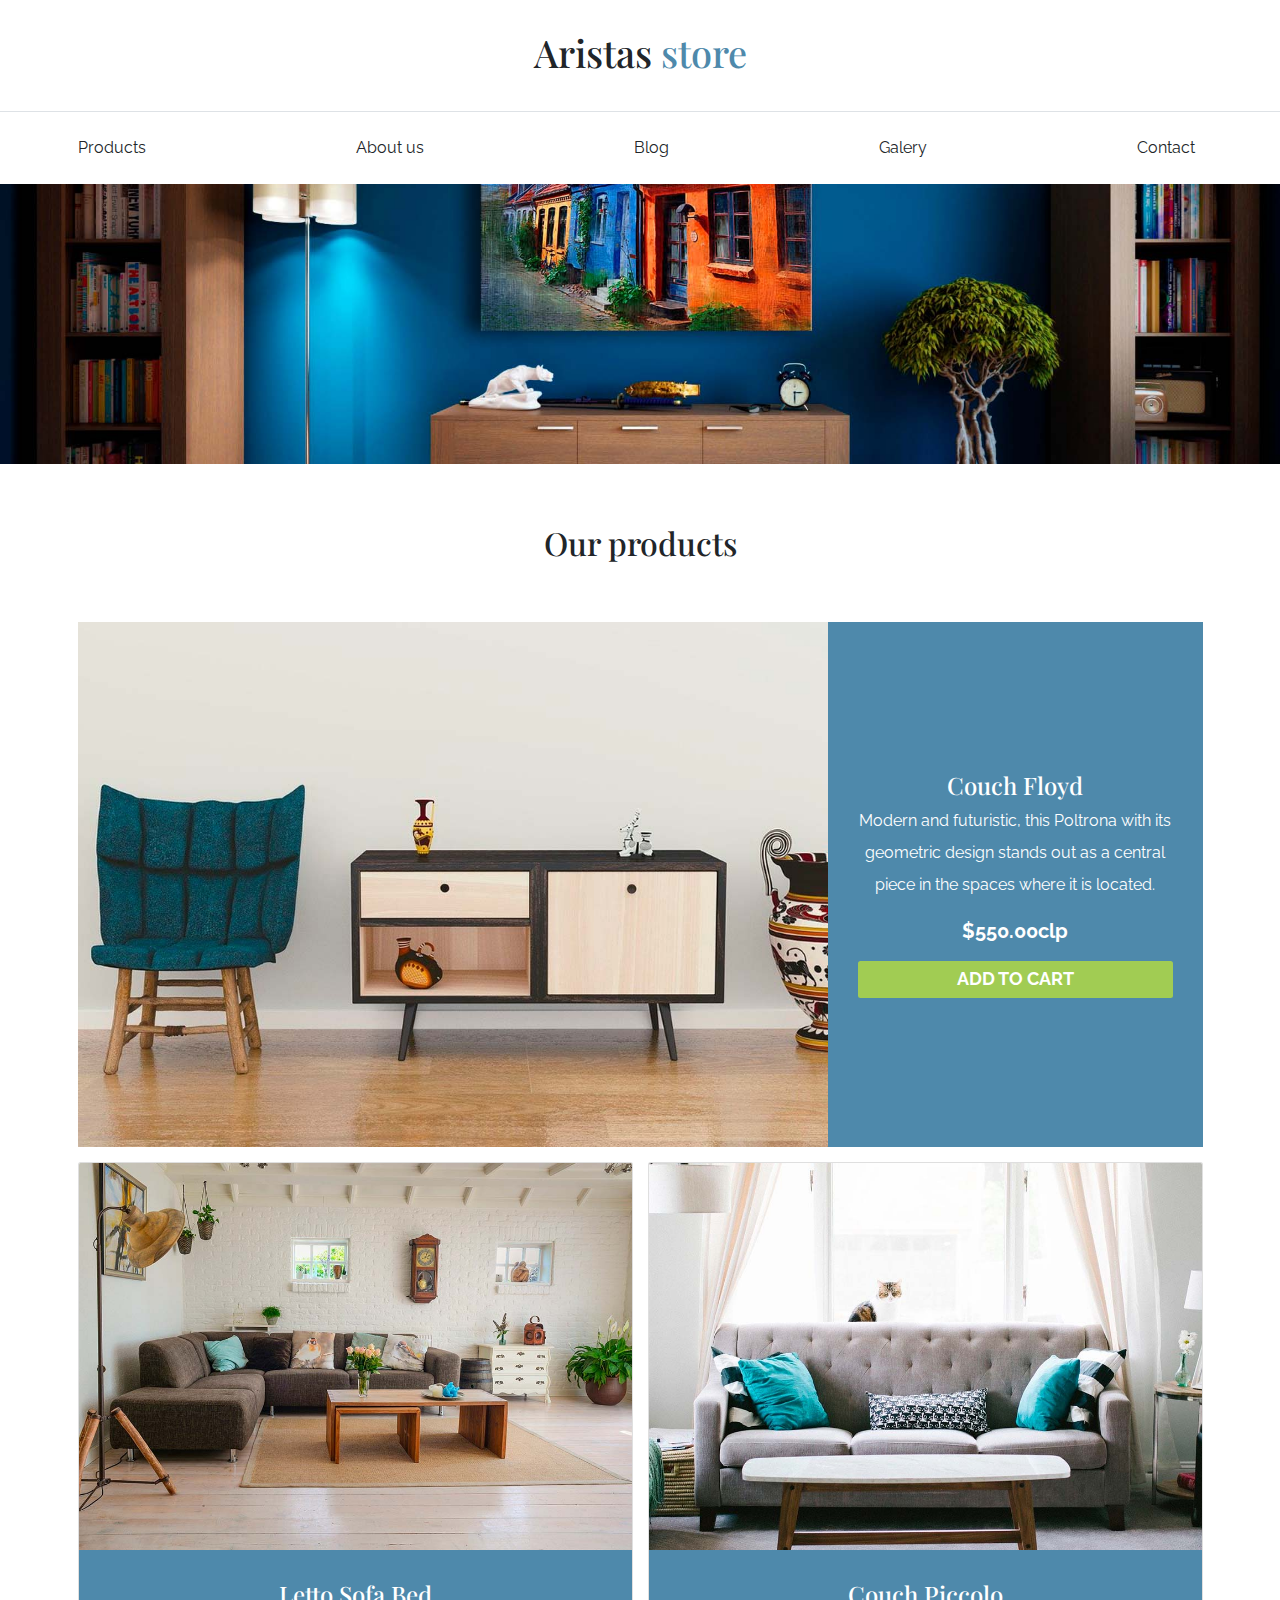
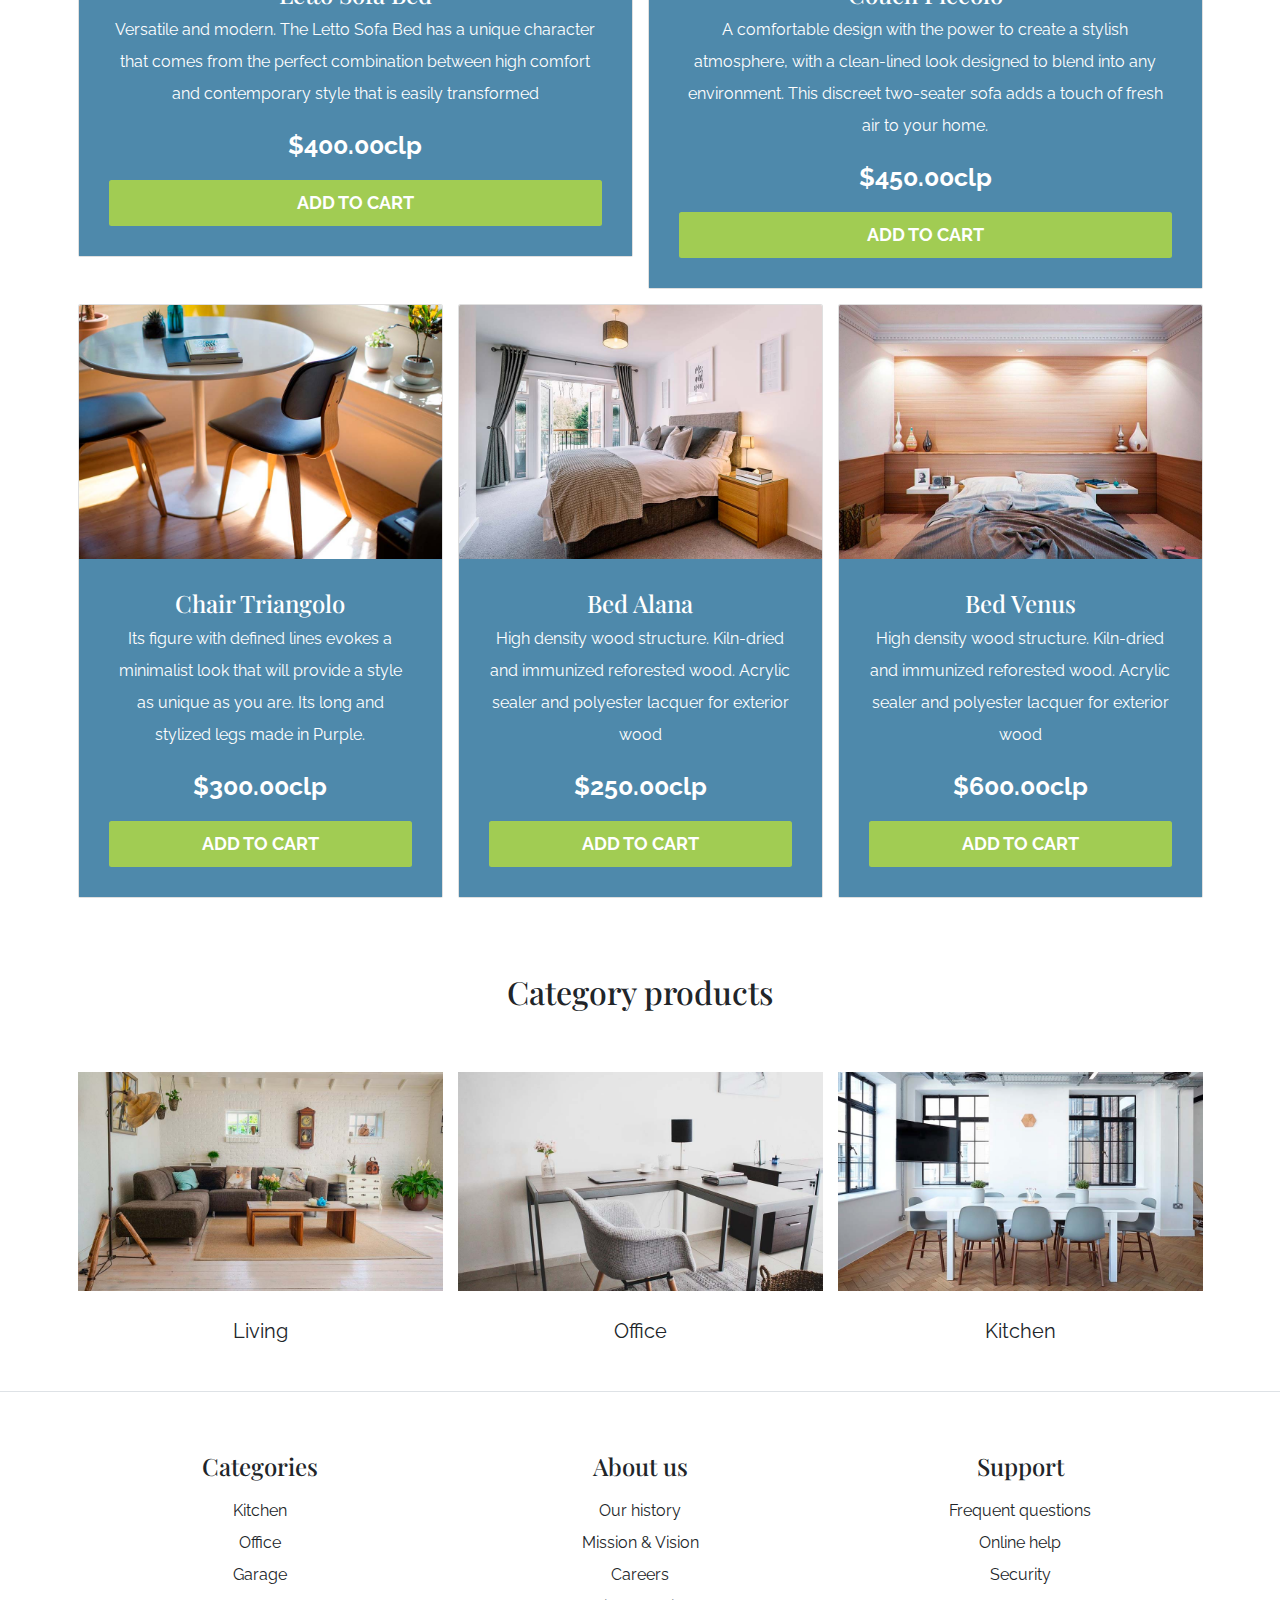
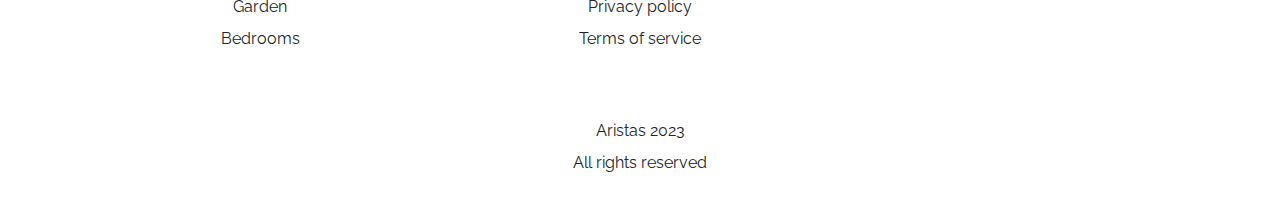
<file: index.html>
<!DOCTYPE html>
<html lang="en">
  <head>
    <meta charset="UTF-8" />
    <meta http-equiv="X-UA-Compatible" content="IE=edge" />
    <meta name="viewport" content="width=device-width, initial-scale=1.0" />
    <title>Aristas home</title>
    <link rel="preconnect" href="https://fonts.googleapis.com" />
    <link rel="preconnect" href="https://fonts.gstatic.com" crossorigin />
    <link
      href="https://fonts.googleapis.com/css2?family=Playfair+Display:wght@700&family=Raleway:wght@400;700;900&display=swap"
      rel="stylesheet"
    />
    <link rel="stylesheet" href="styles/bootstrap.min.css" />
    <link rel="stylesheet" href="styles/app.css" />
  </head>
  <body>
    <header class="py-5">
      <h1 class="text-center">
        Aristas <span class="text-primary">store</span>
      </h1>
    </header>

    <div class="border-top py-4">
      <section class="navbar navbar-expand-lg container navbar-light">
        <a
          href="index.html"
          class="navbar-brand website-name d-lg-none fs-2 fw-bold"
          >ARISTAS STORE</a
        >
        <button
          class="navbar-toggler"
          type="button"
          data-bs-toggle="collapse"
          data-bs-target="#navigation"
        >
          <span class="navbar-toggler-icon"></span>
        </button>

        <div id="navigation" class="collapse navbar-collapse">
          <nav
            class="navbar-nav container d-flex flex-md-row justify-content-md-between text-center"
          >
            <a class="text-dark text-decoration-none" href="index.html"
              >Products</a
            >
            <a class="text-dark text-decoration-none" href="about.html"
              >About us</a
            >
            <a class="text-dark text-decoration-none" href="blog.html">Blog</a>
            <a class="text-dark text-decoration-none" href="galery.html"
              >Galery</a
            >
            <a class="text-dark text-decoration-none" href="contact.html"
              >Contact</a
            >
          </nav>
        </div>
      </section>
    </div>
    <section class="hero"></section>

    <main class="container-xl py-5">
      <h2 class="text-center my-5">Our products</h2>

      <div class="row g-0 pt-5 mb-4">
        <figure class="col-md-8 product m-0">
          <img class="img-fluid" src="/img/producto1.jpg" alt="product 1" />
        </figure>
        <setion
          class="col-md-4 bg-primary text-center p-5 text-white d-flex flex-column justify-content-center"
        >
          <h3>Couch Floyd</h3>
          <p>
            Modern and futuristic, this Poltrona with its geometric design
            stands out as a central piece in the spaces where it is located.
          </p>
          <p class="fs-2 fw-bold">$550.00clp</p>
          <a
            class="btn btn-success fs-3 text-uppercase fw-bold py-2 border-0"
            href="#"
            >Add to cart</a
          >
        </setion>
      </div>

      <div class="row">
        <section class="col-md-6 mb-4">
          <div class="card">
            <img class="card-img-top" src="img/producto2.jpg" alt="product 2" />
            <article class="card-body text-center bg-primary text-white p-5">
              <h3>Letto Sofa Bed</h3>
              <p>
                Versatile and modern. The Letto Sofa Bed has a unique character
                that comes from the perfect combination between high comfort and
                contemporary style that is easily transformed
              </p>
              <p class="fs-1 fw-bold">$400.00clp</p>
              <a
                class="btn btn-success fs-3 text-uppercase fw-bold py-3 w-100 border-0"
                href="#"
                >Add to cart</a
              >
            </article>
          </div>
        </section>

        <section class="col-md-6 mb-4">
          <div class="card">
            <img class="card-img-top" src="img/producto3.jpg" alt="product 3" />
            <article class="card-body text-center bg-primary text-white p-5">
              <h3>Couch Piccolo</h3>
              <p>
                A comfortable design with the power to create a stylish
                atmosphere, with a clean-lined look designed to blend into any
                environment. This discreet two-seater sofa adds a touch of fresh
                air to your home.
              </p>
              <p class="fs-1 fw-bold">$450.00clp</p>
              <a
                class="btn btn-success fs-3 text-uppercase fw-bold py-3 w-100 border-0"
                href="#"
                >Add to cart</a
              >
            </article>
          </div>
        </section>
      </div>

      <div class="row">
        <section class="col-md-4 mb-4">
          <div class="card">
            <img class="card-img-top" src="img/producto4.jpg" alt="product 4" />
            <article class="card-body text-center bg-primary text-white p-5">
              <h3>Chair Triangolo</h3>
              <p>
                Its figure with defined lines evokes a minimalist look that will
                provide a style as unique as you are. Its long and stylized legs
                made in Purple.
              </p>
              <p class="fs-1 fw-bold">$300.00clp</p>
              <a
                class="btn btn-success fs-3 text-uppercase fw-bold py-3 w-100 border-0"
                href="#"
                >Add to cart</a
              >
            </article>
          </div>
        </section>
        <section class="col-md-4 mb-4">
          <div class="card">
            <img class="card-img-top" src="img/producto5.jpg" alt="product 5" />
            <article class="card-body text-center bg-primary text-white p-5">
              <h3>Bed Alana</h3>
              <p>
                High density wood structure. Kiln-dried and immunized reforested
                wood. Acrylic sealer and polyester lacquer for exterior wood
              </p>
              <p class="fs-1 fw-bold">$250.00clp</p>
              <a
                class="btn btn-success fs-3 text-uppercase fw-bold py-3 w-100 border-0"
                href="#"
                >Add to cart</a
              >
            </article>
          </div>
        </section>
        <section class="col-md-4 mb-4">
          <div class="card">
            <img class="card-img-top" src="img/producto6.jpg" alt="product 6" />
            <article class="card-body text-center bg-primary text-white p-5">
              <h3>Bed Venus</h3>
              <p>
                High density wood structure. Kiln-dried and immunized reforested
                wood. Acrylic sealer and polyester lacquer for exterior wood
              </p>
              <p class="fs-1 fw-bold">$600.00clp</p>
              <a
                class="btn btn-success fs-3 text-uppercase fw-bold py-3 w-100 border-0"
                href="#"
                >Add to cart</a
              >
            </article>
          </div>
        </section>
      </div>
    </main>

    <section class="container-xl">
      <h2 class="text-center py-5">Category products</h2>

      <div class="row mt-5">
        <section class="col-md-4 category">
          <figure class="overflow-hidden">
            <img class="img-fluid" src="img/categoria1.jpg" alt="category 1" />
          </figure>

          <a
            class="text-dark fs-2 text-decoration-none text-center d-block py-3"
            href="#"
            >Living</a
          >
        </section>
        <section class="col-md-4 category">
          <figure class="overflow-hidden">
            <img class="img-fluid" src="img/categoria2.jpg" alt="category 2" />
          </figure>

          <a
            class="text-dark fs-2 text-decoration-none text-center d-block py-3"
            href="#"
            >Office</a
          >
        </section>
        <section class="col-md-4 category">
          <figure class="overflow-hidden">
            <img class="img-fluid" src="img/categoria3.jpg" alt="category 3" />
          </figure>

          <a
            class="text-dark fs-2 text-decoration-none text-center d-block py-3"
            href="#"
            >Kitchen</a
          >
        </section>
      </div>
    </section>
    <footer class="pt-5 mt-5 border-top">
      <div class="container-xl mt-5">
        <div class="row">
          <article class="col-md-4 mb-4 mb-md-0 text-center">
            <h3 class="mb-4">Categories</h3>
            <nav class="d-flex flex-column">
              <a class="text-dark text-decoration-none" href="#">Kitchen</a>
              <a class="text-dark text-decoration-none" href="#">Office</a>
              <a class="text-dark text-decoration-none" href="#">Garage</a>
              <a class="text-dark text-decoration-none" href="#">Garden</a>
              <a class="text-dark text-decoration-none" href="#">Bedrooms</a>
            </nav>
          </article>
          <article class="col-md-4 text-center">
            <h3 class="mb-4">About us</h3>
            <nav class="d-flex flex-column">
              <a class="text-dark text-decoration-none" href="#">Our history</a>
              <a class="text-dark text-decoration-none" href="#"
                >Mission & Vision</a
              >
              <a class="text-dark text-decoration-none" href="#">Careers</a>
              <a class="text-dark text-decoration-none" href="#"
                >Privacy policy</a
              >
              <a class="text-dark text-decoration-none" href="#"
                >Terms of service</a
              >
            </nav>
          </article>
          <article class="col-md-4 text-center">
            <h3 class="mb-4">Support</h3>
            <nav class="d-flex flex-column">
              <a class="text-dark text-decoration-none" href="#"
                >Frequent questions</a
              >
              <a class="text-dark text-decoration-none" href="#">Online help</a>
              <a class="text-dark text-decoration-none" href="#">Security</a>
            </nav>
          </article>

          <p class="text-center mt-5 p-5">
            Aristas 2023 <br />
            All rights reserved
          </p>
        </div>
      </div>
    </footer>
    <script src="javascript/bootstrap.bundle.min.js"></script>
  </body>
</html>
</file>
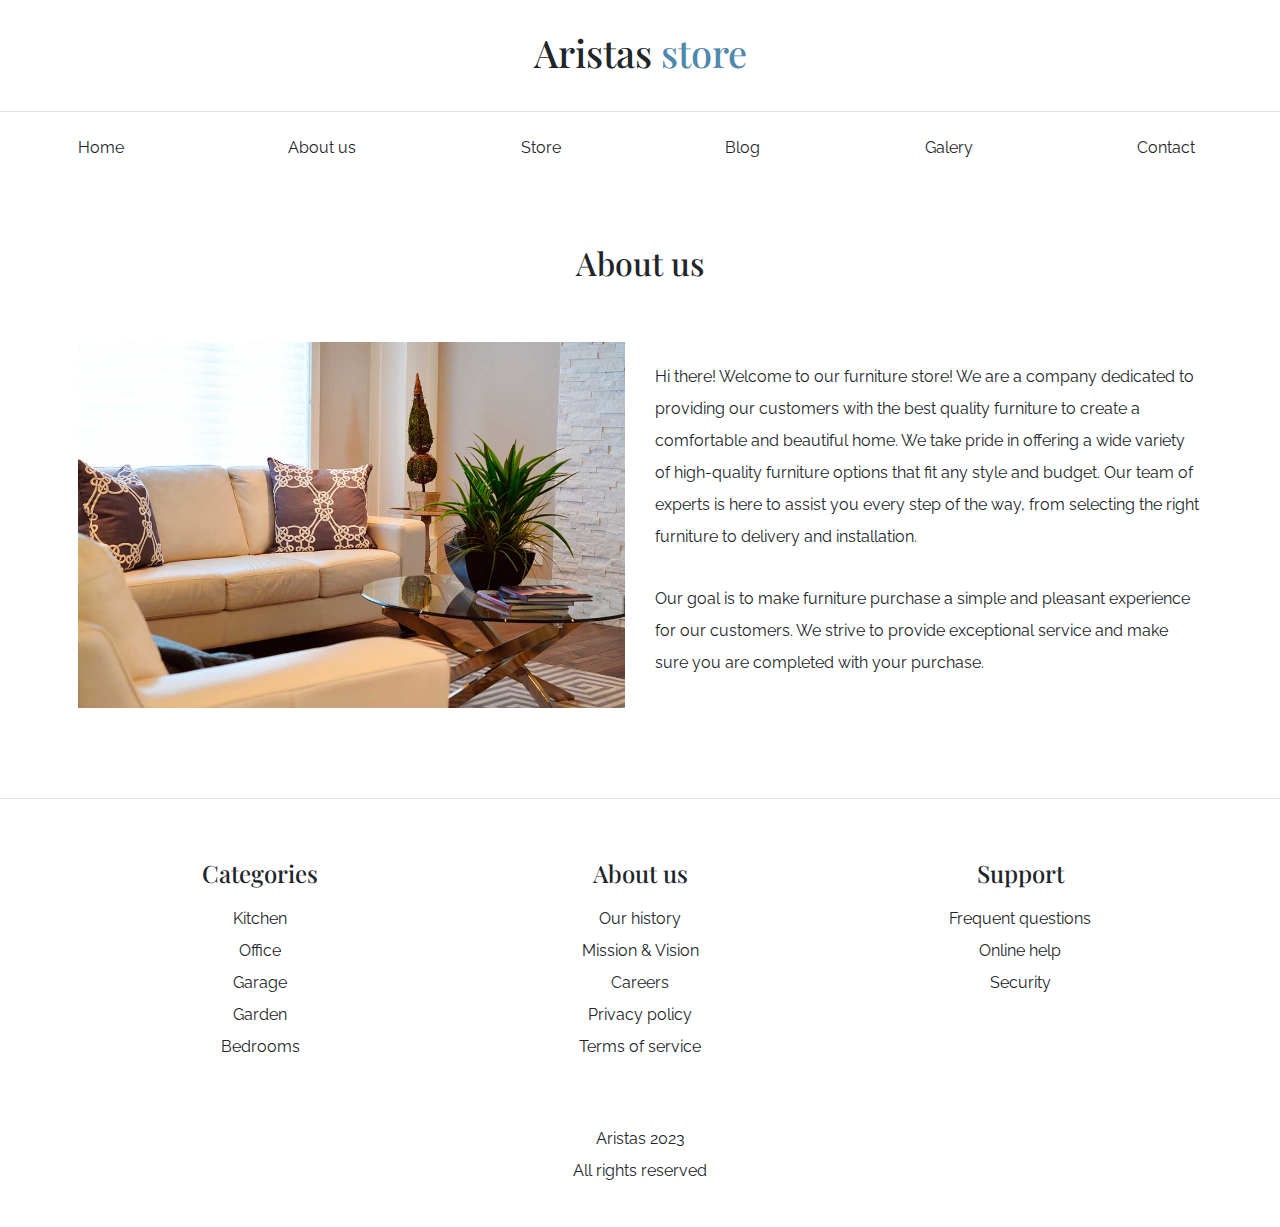
<file: about.html>
<!DOCTYPE html>
<html lang="en">
  <head>
    <meta charset="UTF-8" />
    <meta http-equiv="X-UA-Compatible" content="IE=edge" />
    <meta name="viewport" content="width=device-width, initial-scale=1.0" />
    <title>About us</title>
    <link rel="preconnect" href="https://fonts.googleapis.com" />
    <link rel="preconnect" href="https://fonts.gstatic.com" crossorigin />
    <link
      href="https://fonts.googleapis.com/css2?family=Playfair+Display:wght@700&family=Raleway:wght@400;700;900&display=swap"
      rel="stylesheet"
    />
    <link rel="stylesheet" href="styles/bootstrap.min.css" />
    <link rel="stylesheet" href="styles/app.css" />
  </head>
  <body>
    <header class="py-5">
      <h1 class="text-center">
        Aristas <span class="text-primary">store</span>
      </h1>
    </header>

    <div class="border-top py-4">
      <section class="navbar navbar-expand-lg container navbar-light">
        <a
          href="index.html"
          class="navbar-brand website-name d-lg-none fs-2 fw-bold"
          >ARISTAS STORE</a
        >
        <button
          class="navbar-toggler"
          type="button"
          data-bs-toggle="collapse"
          data-bs-target="#navigation"
        >
          <span class="navbar-toggler-icon"></span>
        </button>

        <div id="navigation" class="collapse navbar-collapse">
          <nav
            class="navbar-nav container d-flex flex-md-row justify-content-md-between text-center"
          >
            <a class="text-dark text-decoration-none" href="index.html">Home</a>
            <a class="text-dark text-decoration-none" href="about.html"
              >About us</a
            >
            <a class="text-dark text-decoration-none" href="store.html"
              >Store</a
            >
            <a class="text-dark text-decoration-none" href="blog.html">Blog</a>
            <a class="text-dark text-decoration-none" href="galery.html"
              >Galery</a
            >
            <a class="text-dark text-decoration-none" href="contact.html"
              >Contact</a
            >
          </nav>
        </div>
      </section>
    </div>

    <main class="container-xl py-5">
      <h2 class="text-center my-5">About us</h2>
      <section class="row g-5 align-items-center my-5">
        <div class="col-md-6">
          <img class="img-fluid" src="img/nosotros.jpg" alt="About us" />
        </div>
        <div class="col-md-6">
          <p class="mb-5">
            Hi there! Welcome to our furniture store! We are a company dedicated
            to providing our customers with the best quality furniture to create
            a comfortable and beautiful home. We take pride in offering a wide
            variety of high-quality furniture options that fit any style and
            budget. Our team of experts is here to assist you every step of the
            way, from selecting the right furniture to delivery and
            installation.
          </p>
          <p>
            Our goal is to make furniture purchase a simple and pleasant
            experience for our customers. We strive to provide exceptional
            service and make sure you are completed with your purchase.
          </p>
        </div>
      </section>
    </main>

    <footer class="pt-5 mt-5 border-top">
      <div class="container-xl mt-5">
        <div class="row">
          <article class="col-md-4 mb-4 mb-md-0 text-center">
            <h3 class="mb-4">Categories</h3>
            <nav class="d-flex flex-column">
              <a class="text-dark text-decoration-none" href="#">Kitchen</a>
              <a class="text-dark text-decoration-none" href="#">Office</a>
              <a class="text-dark text-decoration-none" href="#">Garage</a>
              <a class="text-dark text-decoration-none" href="#">Garden</a>
              <a class="text-dark text-decoration-none" href="#">Bedrooms</a>
            </nav>
          </article>
          <article class="col-md-4 text-center">
            <h3 class="mb-4">About us</h3>
            <nav class="d-flex flex-column">
              <a class="text-dark text-decoration-none" href="#">Our history</a>
              <a class="text-dark text-decoration-none" href="#"
                >Mission & Vision</a
              >
              <a class="text-dark text-decoration-none" href="#">Careers</a>
              <a class="text-dark text-decoration-none" href="#"
                >Privacy policy</a
              >
              <a class="text-dark text-decoration-none" href="#"
                >Terms of service</a
              >
            </nav>
          </article>
          <article class="col-md-4 text-center">
            <h3 class="mb-4">Support</h3>
            <nav class="d-flex flex-column">
              <a class="text-dark text-decoration-none" href="#"
                >Frequent questions</a
              >
              <a class="text-dark text-decoration-none" href="#">Online help</a>
              <a class="text-dark text-decoration-none" href="#">Security</a>
            </nav>
          </article>

          <p class="text-center mt-5 p-5">
            Aristas 2023 <br />
            All rights reserved
          </p>
        </div>
      </div>
    </footer>
    <script src="javascript/bootstrap.bundle.min.js"></script>
  </body>
</html>
</file>
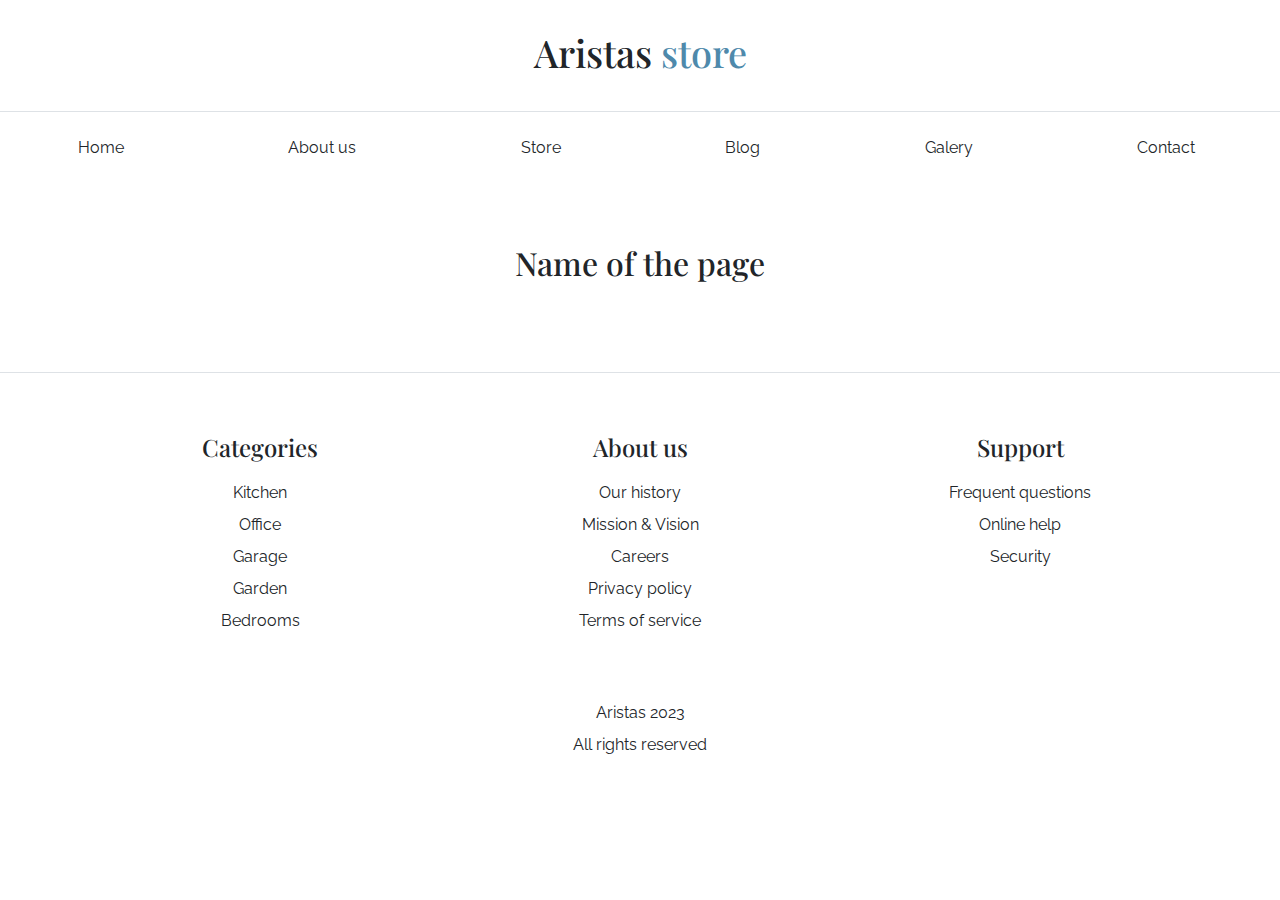
<file: base.html>
<!DOCTYPE html>
<html lang="en">
  <head>
    <meta charset="UTF-8" />
    <meta http-equiv="X-UA-Compatible" content="IE=edge" />
    <meta name="viewport" content="width=device-width, initial-scale=1.0" />
    <title>Aristas -nombre de pagina</title>
    <link rel="preconnect" href="https://fonts.googleapis.com" />
    <link rel="preconnect" href="https://fonts.gstatic.com" crossorigin />
    <link
      href="https://fonts.googleapis.com/css2?family=Playfair+Display:wght@700&family=Raleway:wght@400;700;900&display=swap"
      rel="stylesheet"
    />
    <link rel="stylesheet" href="styles/bootstrap.min.css" />
    <link rel="stylesheet" href="styles/app.css" />
  </head>
  <body>
    <header class="py-5">
      <h1 class="text-center">
        Aristas <span class="text-primary">store</span>
      </h1>
    </header>

    <div class="border-top py-4">
      <section class="navbar navbar-expand-lg container navbar-light">
        <a
          href="index.html"
          class="navbar-brand website-name d-lg-none fs-2 fw-bold"
          >ARISTAS STORE</a
        >
        <button
          class="navbar-toggler"
          type="button"
          data-bs-toggle="collapse"
          data-bs-target="#navigation"
        >
          <span class="navbar-toggler-icon"></span>
        </button>

        <div id="navigation" class="collapse navbar-collapse">
          <nav
            class="navbar-nav container d-flex flex-md-row justify-content-md-between text-center"
          >
            <a class="text-dark text-decoration-none" href="index.html">Home</a>
            <a class="text-dark text-decoration-none" href="about.html"
              >About us</a
            >
            <a class="text-dark text-decoration-none" href="store.html"
              >Store</a
            >
            <a class="text-dark text-decoration-none" href="blog.html">Blog</a>
            <a class="text-dark text-decoration-none" href="galery.html"
              >Galery</a
            >
            <a class="text-dark text-decoration-none" href="contact.html"
              >Contact</a
            >
          </nav>
        </div>
      </section>
    </div>

    <main class="container-xl py-5">
      <h2 class="text-center my-5">Name of the page</h2>
    </main>

    <footer class="pt-5 mt-5 border-top">
      <div class="container-xl mt-5">
        <div class="row">
          <article class="col-md-4 mb-4 mb-md-0 text-center">
            <h3 class="mb-4">Categories</h3>
            <nav class="d-flex flex-column">
              <a class="text-dark text-decoration-none" href="#">Kitchen</a>
              <a class="text-dark text-decoration-none" href="#">Office</a>
              <a class="text-dark text-decoration-none" href="#">Garage</a>
              <a class="text-dark text-decoration-none" href="#">Garden</a>
              <a class="text-dark text-decoration-none" href="#">Bedrooms</a>
            </nav>
          </article>
          <article class="col-md-4 text-center">
            <h3 class="mb-4">About us</h3>
            <nav class="d-flex flex-column">
              <a class="text-dark text-decoration-none" href="#">Our history</a>
              <a class="text-dark text-decoration-none" href="#"
                >Mission & Vision</a
              >
              <a class="text-dark text-decoration-none" href="#">Careers</a>
              <a class="text-dark text-decoration-none" href="#"
                >Privacy policy</a
              >
              <a class="text-dark text-decoration-none" href="#"
                >Terms of service</a
              >
            </nav>
          </article>
          <article class="col-md-4 text-center">
            <h3 class="mb-4">Support</h3>
            <nav class="d-flex flex-column">
              <a class="text-dark text-decoration-none" href="#"
                >Frequent questions</a
              >
              <a class="text-dark text-decoration-none" href="#">Online help</a>
              <a class="text-dark text-decoration-none" href="#">Security</a>
            </nav>
          </article>

          <p class="text-center mt-5 p-5">
            Aristas 2023 <br />
            All rights reserved
          </p>
        </div>
      </div>
    </footer>
    <script src="javascript/bootstrap.bundle.min.js"></script>
  </body>
</html>
</file>
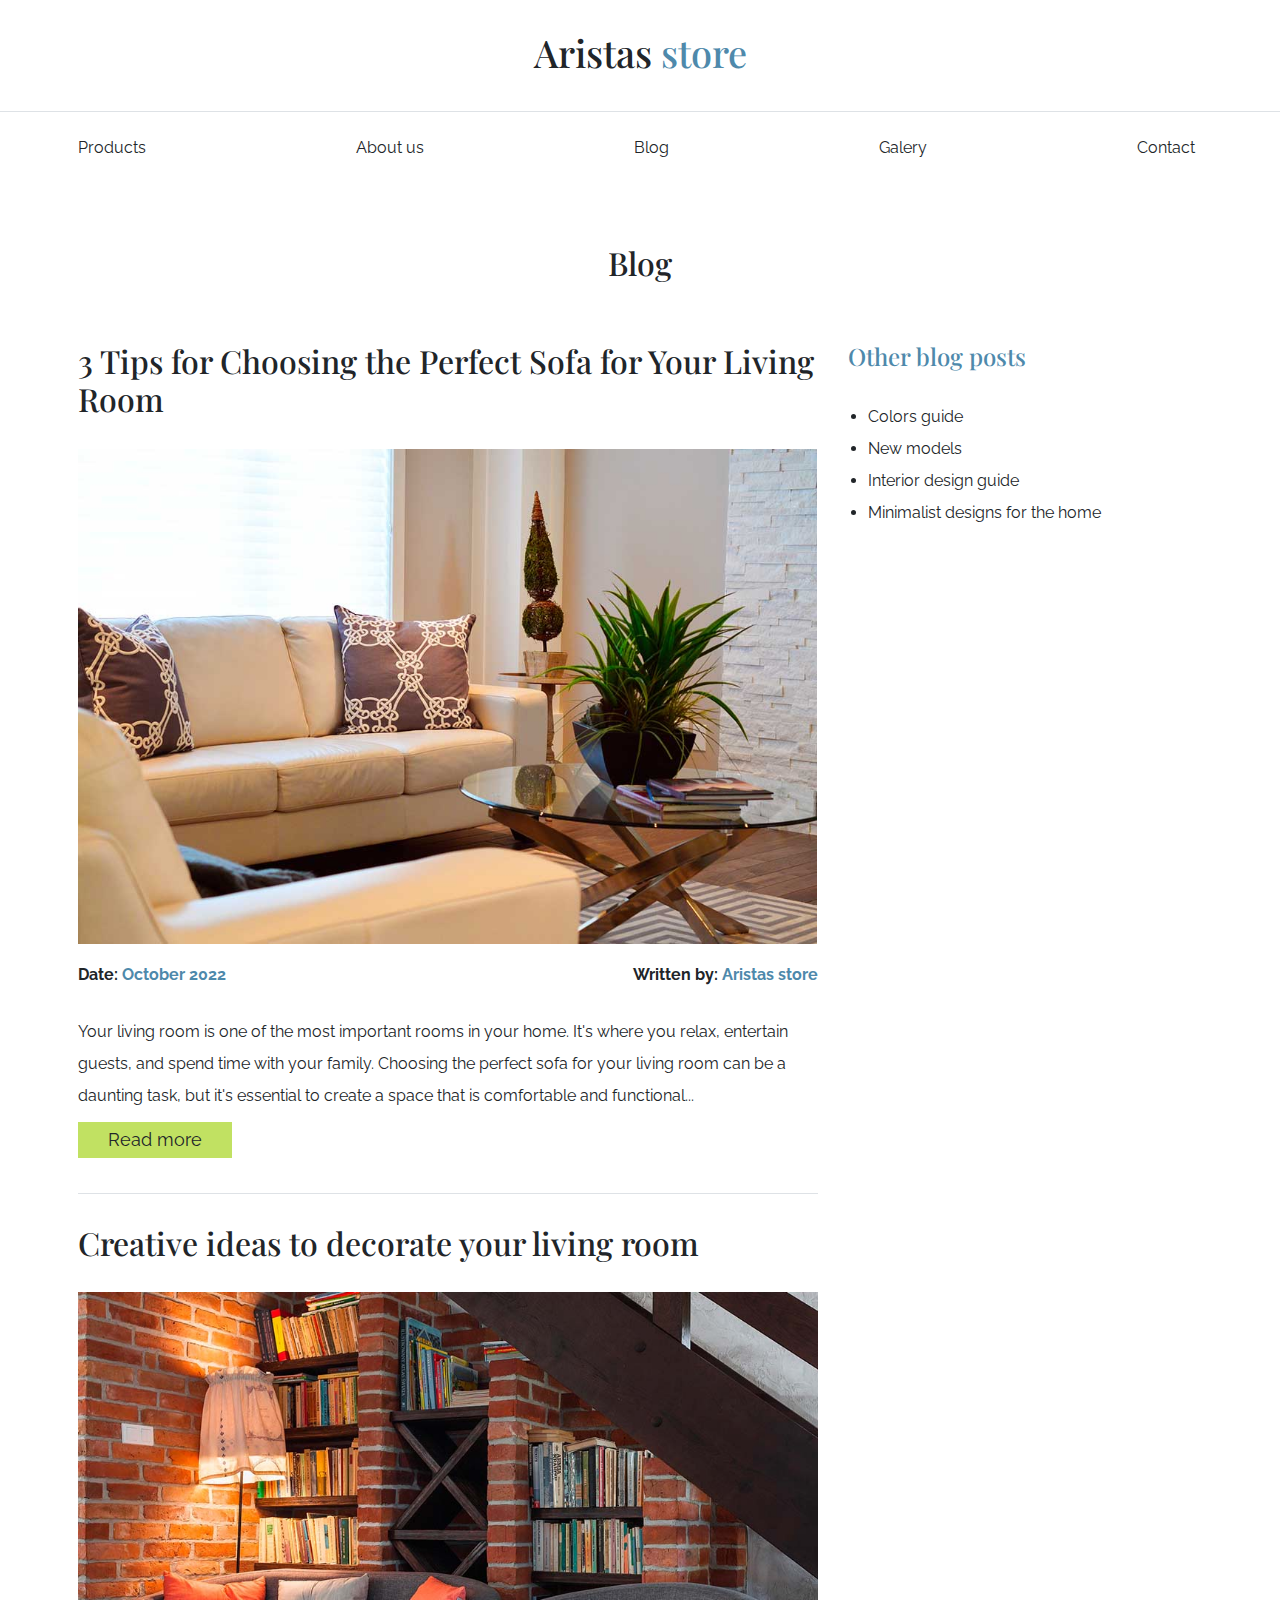
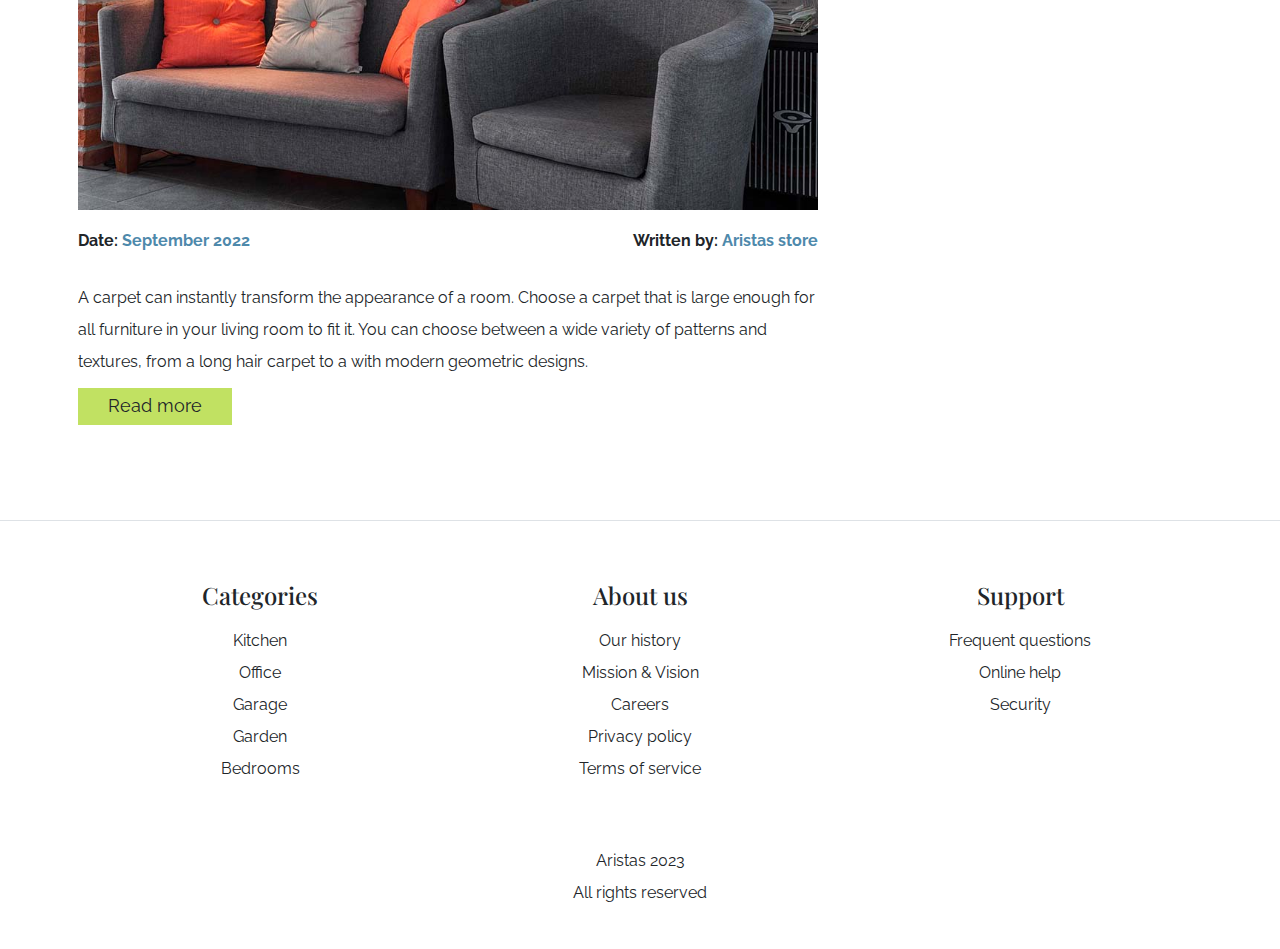
<file: blog.html>
<!DOCTYPE html>
<html lang="en">
  <head>
    <meta charset="UTF-8" />
    <meta http-equiv="X-UA-Compatible" content="IE=edge" />
    <meta name="viewport" content="width=device-width, initial-scale=1.0" />
    <title>Aristas Blog</title>
    <link rel="preconnect" href="https://fonts.googleapis.com" />
    <link rel="preconnect" href="https://fonts.gstatic.com" crossorigin />
    <link
      href="https://fonts.googleapis.com/css2?family=Playfair+Display:wght@700&family=Raleway:wght@400;700;900&display=swap"
      rel="stylesheet"
    />
    <link rel="stylesheet" href="styles/bootstrap.min.css" />
    <link rel="stylesheet" href="styles/app.css" />
  </head>
  <body>
    <header class="py-5">
      <h1 class="text-center">
        Aristas <span class="text-primary">store</span>
      </h1>
    </header>

    <div class="border-top py-4">
      <section class="navbar navbar-expand-lg container navbar-light">
        <a
          href="index.html"
          class="navbar-brand website-name d-lg-none fs-2 fw-bold"
          >ARISTAS STORE</a
        >
        <button
          class="navbar-toggler"
          type="button"
          data-bs-toggle="collapse"
          data-bs-target="#navigation"
        >
          <span class="navbar-toggler-icon"></span>
        </button>

        <div id="navigation" class="collapse navbar-collapse">
          <nav
            class="navbar-nav container d-flex flex-md-row justify-content-md-between text-center"
          >
            <a class="text-dark text-decoration-none" href="index.html"
              >Products</a
            >
            <a class="text-dark text-decoration-none" href="about.html"
              >About us</a
            >
            <a class="text-dark text-decoration-none" href="blog.html">Blog</a>
            <a class="text-dark text-decoration-none" href="galery.html"
              >Galery</a
            >
            <a class="text-dark text-decoration-none" href="contact.html"
              >Contact</a
            >
          </nav>
        </div>
      </section>
    </div>

    <section class="container-xl py-5">
      <h2 class="text-center my-5">Blog</h2>

      <section class="row mt-5 gx-5">
        <main class="col-md-8 order-1 order-md-0">
          <article class="mb-2 pb-5">
            <h2 class="my-5">
              3 Tips for Choosing the Perfect Sofa for Your Living Room
            </h2>
            <img class="img-fluid" src="img/nosotros.jpg" alt="blog post 1" />
            <div
              class="d-flex flex-column flex-md-row justify-content-md-between my-4"
            >
              <p class="fw-bold">
                Date: <span class="text-primary">October 2022</span>
              </p>
              <p class="fw-bold">
                Written by: <span class="text-primary">Aristas store</span>
              </p>
            </div>
            <p>
              Your living room is one of the most important rooms in your home.
              It's where you relax, entertain guests, and spend time with your
              family. Choosing the perfect sofa for your living room can be a
              daunting task, but it's essential to create a space that is
              comfortable and functional...
            </p>
            <a
              href="#entry"
              class="btn btn-success py-2 px-5 fs-3 text-dark rounded-0 border-0 d-block d-md-inline-block"
              >Read more</a
            >
          </article>
          <article class="mb-2 border-top pb-5">
            <h2 class="my-5">Creative ideas to decorate your living room</h2>
            <img class="img-fluid" src="img/galeria_04.jpg" alt="blog post 2" />
            <div
              class="d-flex flex-column flex-md-row justify-content-md-between my-4"
            >
              <p class="fw-bold">
                Date: <span class="text-primary">September 2022</span>
              </p>
              <p class="fw-bold">
                Written by: <span class="text-primary">Aristas store</span>
              </p>
            </div>
            <p>
              A carpet can instantly transform the appearance of a room. Choose
              a carpet that is large enough for all furniture in your living
              room to fit it. You can choose between a wide variety of patterns
              and textures, from a long hair carpet to a with modern geometric
              designs.
            </p>
            <a
              href="#"
              class="btn btn-success py-2 px-5 fs-3 text-dark rounded-0 border-0 d-block d-md-inline-block"
              >Read more</a
            >
          </article>
        </main>

        <aside class="col-md-4">
          <h3 class="my-5 text-primary">Other blog posts</h3>
          <ul class="mt-5">
            <li>
              <a class="text-dark text-decoration-none" href="#"
                >Colors guide</a
              >
            </li>
            <li>
              <a class="text-dark text-decoration-none" href="#">New models</a>
            </li>
            <li>
              <a class="text-dark text-decoration-none" href="#"
                >Interior design guide</a
              >
            </li>
            <li>
              <a class="text-dark text-decoration-none" href="#"
                >Minimalist designs for the home</a
              >
            </li>
          </ul>
        </aside>
      </section>
    </section>

    <footer class="pt-5 mt-5 border-top">
      <div class="container-xl mt-5">
        <div class="row">
          <article class="col-md-4 mb-4 mb-md-0 text-center">
            <h3 class="mb-4">Categories</h3>
            <nav class="d-flex flex-column">
              <a class="text-dark text-decoration-none" href="#">Kitchen</a>
              <a class="text-dark text-decoration-none" href="#">Office</a>
              <a class="text-dark text-decoration-none" href="#">Garage</a>
              <a class="text-dark text-decoration-none" href="#">Garden</a>
              <a class="text-dark text-decoration-none" href="#">Bedrooms</a>
            </nav>
          </article>
          <article class="col-md-4 text-center">
            <h3 class="mb-4">About us</h3>
            <nav class="d-flex flex-column">
              <a class="text-dark text-decoration-none" href="#">Our history</a>
              <a class="text-dark text-decoration-none" href="#"
                >Mission & Vision</a
              >
              <a class="text-dark text-decoration-none" href="#">Careers</a>
              <a class="text-dark text-decoration-none" href="#"
                >Privacy policy</a
              >
              <a class="text-dark text-decoration-none" href="#"
                >Terms of service</a
              >
            </nav>
          </article>
          <article class="col-md-4 text-center">
            <h3 class="mb-4">Support</h3>
            <nav class="d-flex flex-column">
              <a class="text-dark text-decoration-none" href="#"
                >Frequent questions</a
              >
              <a class="text-dark text-decoration-none" href="#">Online help</a>
              <a class="text-dark text-decoration-none" href="#">Security</a>
            </nav>
          </article>

          <p class="text-center mt-5 p-5">
            Aristas 2023 <br />
            All rights reserved
          </p>
        </div>
      </div>
    </footer>
    <script src="javascript/bootstrap.bundle.min.js"></script>
  </body>
</html>
</file>
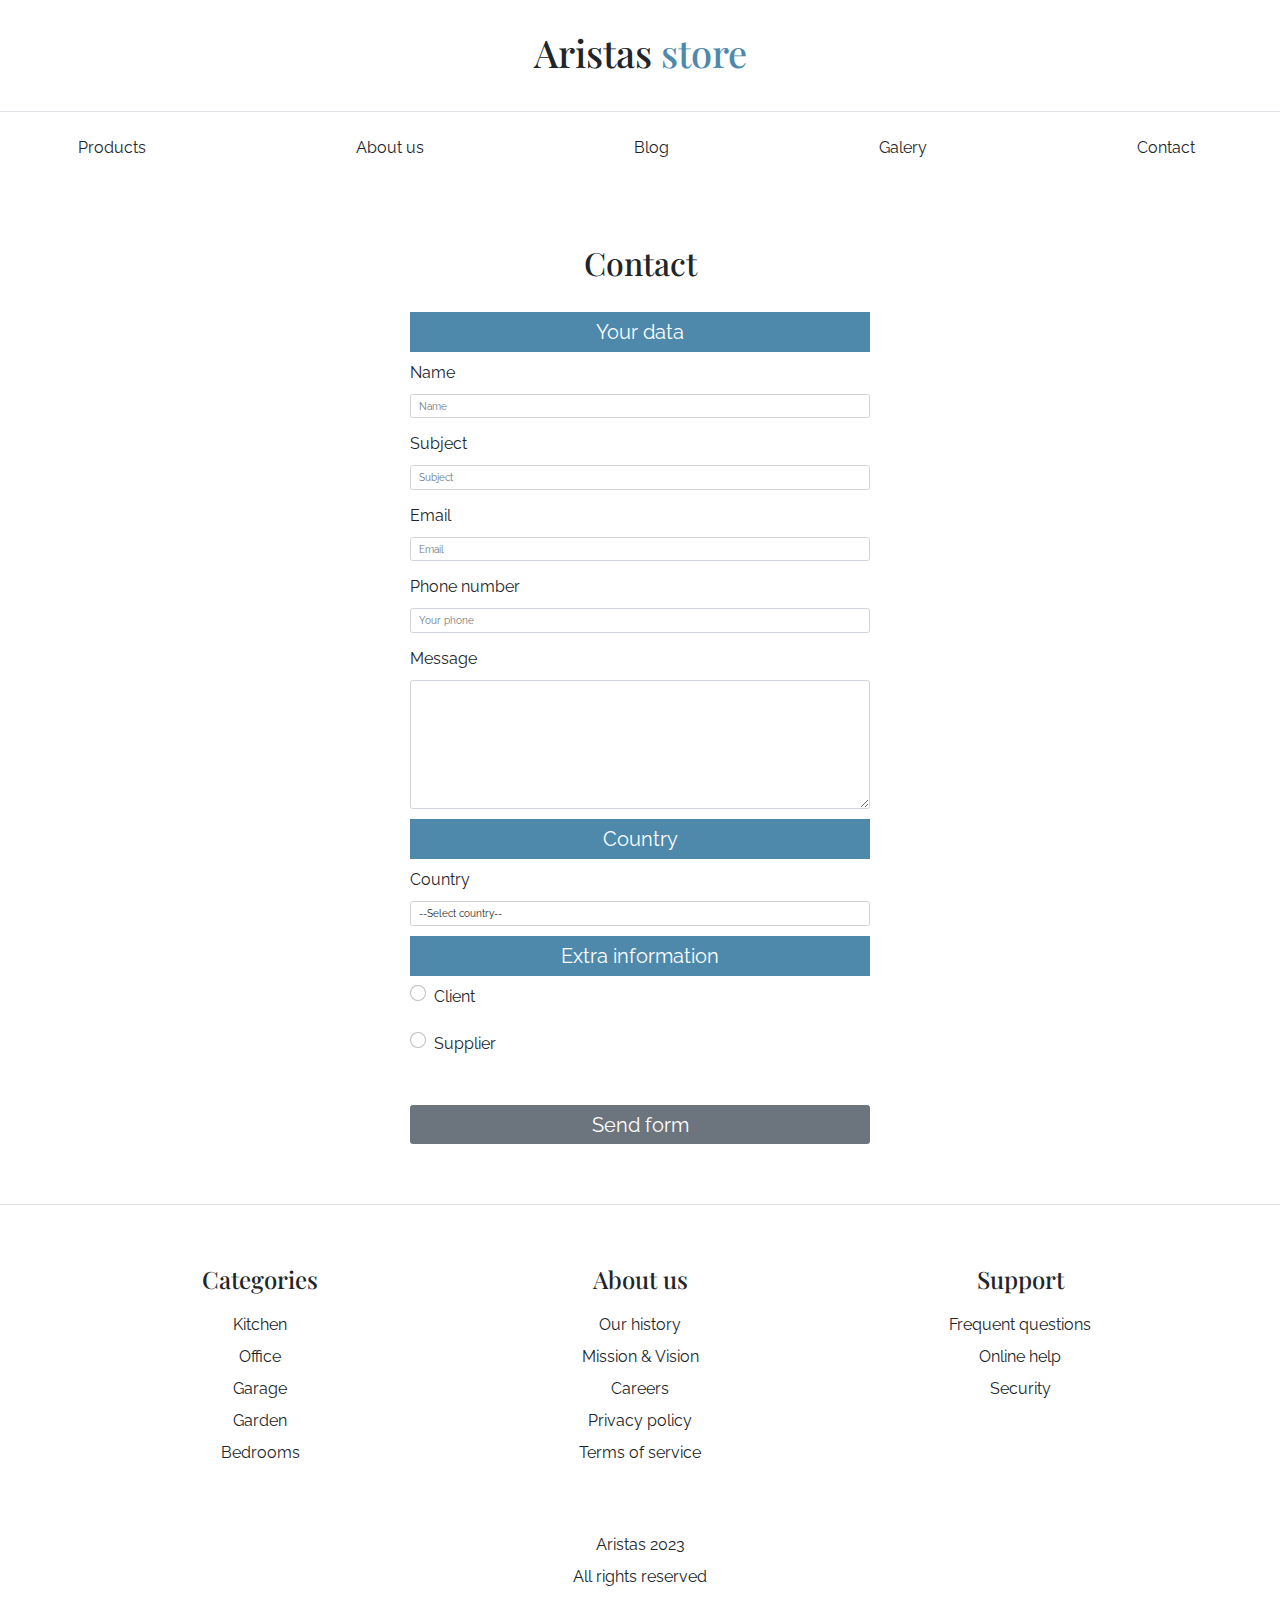
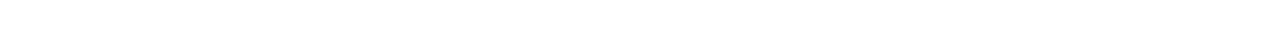
<file: contact.html>
<!DOCTYPE html>
<html lang="en">
  <head>
    <meta charset="UTF-8" />
    <meta http-equiv="X-UA-Compatible" content="IE=edge" />
    <meta name="viewport" content="width=device-width, initial-scale=1.0" />
    <title>Aristas Contact</title>
    <link rel="preconnect" href="https://fonts.googleapis.com" />
    <link rel="preconnect" href="https://fonts.gstatic.com" crossorigin />
    <link
      href="https://fonts.googleapis.com/css2?family=Playfair+Display:wght@700&family=Raleway:wght@400;700;900&display=swap"
      rel="stylesheet"
    />
    <link rel="stylesheet" href="styles/bootstrap.min.css" />
    <link rel="stylesheet" href="styles/app.css" />
  </head>
  <body>
    <header class="py-5">
      <h1 class="text-center">
        Aristas <span class="text-primary">store</span>
      </h1>
    </header>

    <div class="border-top py-4">
      <section class="navbar navbar-expand-lg container navbar-light">
        <a
          href="index.html"
          class="navbar-brand website-name d-lg-none fs-2 fw-bold"
          >ARISTAS STORE</a
        >
        <button
          class="navbar-toggler"
          type="button"
          data-bs-toggle="collapse"
          data-bs-target="#navigation"
        >
          <span class="navbar-toggler-icon"></span>
        </button>

        <div id="navigation" class="collapse navbar-collapse">
          <nav
            class="navbar-nav container d-flex flex-md-row justify-content-md-between text-center"
          >
            <a class="text-dark text-decoration-none" href="index.html"
              >Products</a
            >
            <a class="text-dark text-decoration-none" href="about.html"
              >About us</a
            >
            <a class="text-dark text-decoration-none" href="blog.html">Blog</a>
            <a class="text-dark text-decoration-none" href="galery.html"
              >Galery</a
            >
            <a class="text-dark text-decoration-none" href="contact.html"
              >Contact</a
            >
          </nav>
        </div>
      </section>
    </div>
    <main class="container-xl py-5">
      <h2 class="text-center my-5">Contact</h2>

      <section class="row justify-content-center">
        <form class="col-md-5">
          <fieldset>
            <legend class="bg-primary text-center text-white fs-2">
              Your data
            </legend>
            <div class="mb-3">
              <label class="form-label" for="name">Name</label>
              <input
                type="text"
                class="form-control"
                id="name"
                placeholder="Name"
              />
            </div>
            <div class="mb-3">
              <label class="form-label" for="Subject">Subject</label>
              <input
                type="text"
                class="form-control"
                id="Subject"
                placeholder="Subject"
              />
            </div>
            <div class="mb-3">
              <label class="form-label" for="email">Email</label>
              <input
                type="email"
                class="form-control"
                id="email"
                placeholder="Email"
              />
            </div>
            <div class="mb-3">
              <label class="form-label" for="tel">Phone number</label>
              <input
                type="tel"
                class="form-control"
                id="tel"
                placeholder="Your phone"
              />
            </div>
            <div class="mb-3">
              <label class="form-label" for="message">Message</label>
              <textarea class="form-control" rows="8"></textarea>
            </div>
          </fieldset>

          <fieldset>
            <legend class="bg-primary text-center text-white fs-2">
              Country
            </legend>

            <div class="mb-3">
              <label class="form-label" for="Country">Country</label>
              <select class="form-control" id="Country">
                <option value="">--Select country--</option>
                <option value="PR">Perú</option>
                <option value="MX">México</option>
                <option value="CL">Chile</option>
                <option value="CO">Colombia</option>
                <option value="AR">Argentina</option>
              </select>
            </div>
          </fieldset>
          <fieldset>
            <legend class="bg-primary text-center text-white fs-2">
              Extra information
            </legend>
            <div class="mb-3 form-check">
              <label class="form-label" for="client">Client</label>
              <input
                name="type"
                type="radio"
                class="form-check-input"
                id="client"
              />
            </div>
            <div class="mb-3 form-check">
              <label class="form-label" for="Supplier">Supplier</label>
              <input
                name="type"
                type="radio"
                class="form-check-input"
                id="Supplier"
              />
            </div>
          </fieldset>

          <input
            class="btn btn-secondary fs-2 px-5 mt-5 w-100"
            type="submit"
            value="Send form"
          />
        </form>
      </section>
    </main>

    <footer class="pt-5 mt-5 border-top">
      <div class="container-xl mt-5">
        <div class="row">
          <article class="col-md-4 mb-4 mb-md-0 text-center">
            <h3 class="mb-4">Categories</h3>
            <nav class="d-flex flex-column">
              <a class="text-dark text-decoration-none" href="#">Kitchen</a>
              <a class="text-dark text-decoration-none" href="#">Office</a>
              <a class="text-dark text-decoration-none" href="#">Garage</a>
              <a class="text-dark text-decoration-none" href="#">Garden</a>
              <a class="text-dark text-decoration-none" href="#">Bedrooms</a>
            </nav>
          </article>
          <article class="col-md-4 text-center">
            <h3 class="mb-4">About us</h3>
            <nav class="d-flex flex-column">
              <a class="text-dark text-decoration-none" href="#">Our history</a>
              <a class="text-dark text-decoration-none" href="#"
                >Mission & Vision</a
              >
              <a class="text-dark text-decoration-none" href="#">Careers</a>
              <a class="text-dark text-decoration-none" href="#"
                >Privacy policy</a
              >
              <a class="text-dark text-decoration-none" href="#"
                >Terms of service</a
              >
            </nav>
          </article>
          <article class="col-md-4 text-center">
            <h3 class="mb-4">Support</h3>
            <nav class="d-flex flex-column">
              <a class="text-dark text-decoration-none" href="#"
                >Frequent questions</a
              >
              <a class="text-dark text-decoration-none" href="#">Online help</a>
              <a class="text-dark text-decoration-none" href="#">Security</a>
            </nav>
          </article>

          <p class="text-center mt-5 p-5">
            Aristas 2023 <br />
            All rights reserved
          </p>
        </div>
      </div>
    </footer>
    <script src="javascript/bootstrap.bundle.min.js"></script>
    <script src="javascript/app.js"></script>
  </body>
</html>
</file>
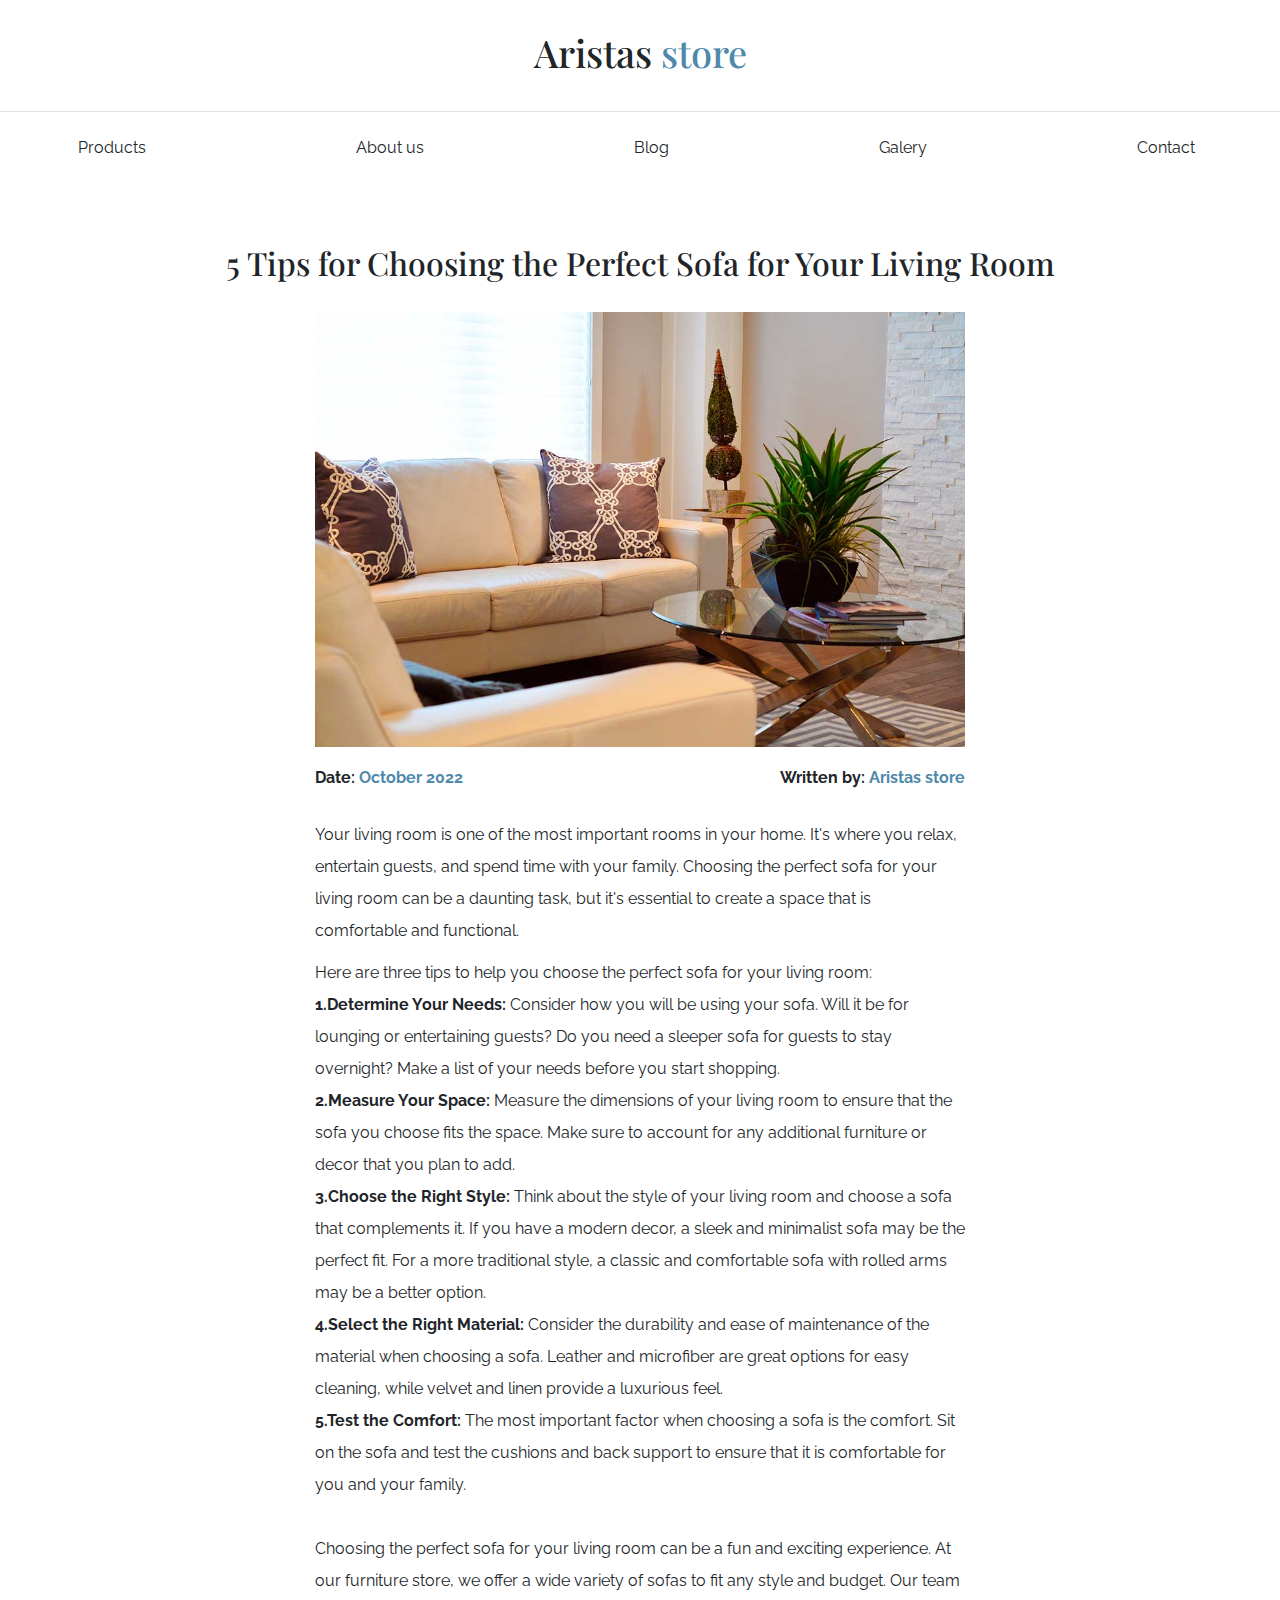
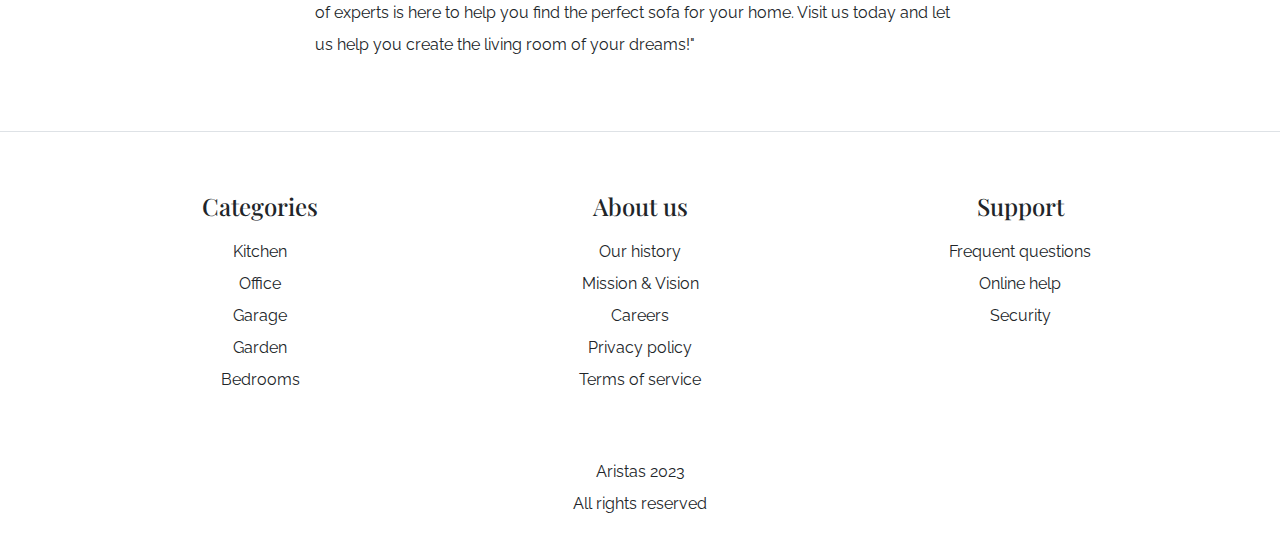
<file: entry.html>
<!DOCTYPE html>
<html lang="en">
  <head>
    <meta charset="UTF-8" />
    <meta http-equiv="X-UA-Compatible" content="IE=edge" />
    <meta name="viewport" content="width=device-width, initial-scale=1.0" />
    <title>Aristas Blog</title>
    <link rel="preconnect" href="https://fonts.googleapis.com" />
    <link rel="preconnect" href="https://fonts.gstatic.com" crossorigin />
    <link
      href="https://fonts.googleapis.com/css2?family=Playfair+Display:wght@700&family=Raleway:wght@400;700;900&display=swap"
      rel="stylesheet"
    />
    <link rel="stylesheet" href="styles/bootstrap.min.css" />
    <link rel="stylesheet" href="styles/app.css" />
  </head>
  <body>
    <header class="py-5">
      <h1 class="text-center">
        Aristas <span class="text-primary">store</span>
      </h1>
    </header>

    <div class="border-top py-4">
      <section class="navbar navbar-expand-lg container navbar-light">
        <a
          href="index.html"
          class="navbar-brand website-name d-lg-none fs-2 fw-bold"
          >ARISTAS STORE</a
        >
        <button
          class="navbar-toggler"
          type="button"
          data-bs-toggle="collapse"
          data-bs-target="#navigation"
        >
          <span class="navbar-toggler-icon"></span>
        </button>

        <div id="navigation" class="collapse navbar-collapse">
          <nav
            class="navbar-nav container d-flex flex-md-row justify-content-md-between text-center"
          >
            <a class="text-dark text-decoration-none" href="index.html"
              >Products</a
            >
            <a class="text-dark text-decoration-none" href="about.html"
              >About us</a
            >
            <a class="text-dark text-decoration-none" href="blog.html">Blog</a>
            <a class="text-dark text-decoration-none" href="galery.html"
              >Galery</a
            >
            <a class="text-dark text-decoration-none" href="contact.html"
              >Contact</a
            >
          </nav>
        </div>
      </section>
    </div>

    <section class="container-xl py-5">
      <h2 class="text-center my-5">
        5 Tips for Choosing the Perfect Sofa for Your Living Room
      </h2>
      <div class="row justify-content-md-center">
        <article class="col-md-7">
          <img class="img-fluid" src="img/nosotros.jpg" alt="blog post 1" />
          <div
            class="d-flex flex-column flex-md-row justify-content-md-between my-4"
          >
            <p class="fw-bold">
              Date: <span class="text-primary">October 2022</span>
            </p>
            <p class="fw-bold">
              Written by: <span class="text-primary">Aristas store</span>
            </p>
          </div>
          <p>
            Your living room is one of the most important rooms in your home.
            It's where you relax, entertain guests, and spend time with your
            family. Choosing the perfect sofa for your living room can be a
            daunting task, but it's essential to create a space that is
            comfortable and functional.
          </p>
          <p>
            Here are three tips to help you choose the perfect sofa for your
            living room: <br />
            <strong>1.Determine Your Needs:</strong> Consider how you will be
            using your sofa. Will it be for lounging or entertaining guests? Do
            you need a sleeper sofa for guests to stay overnight? Make a list of
            your needs before you start shopping. <br />
            <strong>2.Measure Your Space:</strong> Measure the dimensions of
            your living room to ensure that the sofa you choose fits the space.
            Make sure to account for any additional furniture or decor that you
            plan to add. <br />
            <strong>3.Choose the Right Style:</strong>
            Think about the style of your living room and choose a sofa that
            complements it. If you have a modern decor, a sleek and minimalist
            sofa may be the perfect fit. For a more traditional style, a classic
            and comfortable sofa with rolled arms may be a better option.<br />
            <strong>4.Select the Right Material: </strong>Consider the
            durability and ease of maintenance of the material when choosing a
            sofa. Leather and microfiber are great options for easy cleaning,
            while velvet and linen provide a luxurious feel.<br />
            <strong>5.Test the Comfort:</strong> The most important factor when
            choosing a sofa is the comfort. Sit on the sofa and test the
            cushions and back support to ensure that it is comfortable for you
            and your family.<br />
            <br />
            Choosing the perfect sofa for your living room can be a fun and
            exciting experience. At our furniture store, we offer a wide variety
            of sofas to fit any style and budget. Our team of experts is here to
            help you find the perfect sofa for your home. Visit us today and let
            us help you create the living room of your dreams!"
          </p>
        </article>
      </div>
    </section>

    <footer class="pt-5 mt-5 border-top">
      <div class="container-xl mt-5">
        <div class="row">
          <article class="col-md-4 mb-4 mb-md-0 text-center">
            <h3 class="mb-4">Categories</h3>
            <nav class="d-flex flex-column">
              <a class="text-dark text-decoration-none" href="#">Kitchen</a>
              <a class="text-dark text-decoration-none" href="#">Office</a>
              <a class="text-dark text-decoration-none" href="#">Garage</a>
              <a class="text-dark text-decoration-none" href="#">Garden</a>
              <a class="text-dark text-decoration-none" href="#">Bedrooms</a>
            </nav>
          </article>
          <article class="col-md-4 text-center">
            <h3 class="mb-4">About us</h3>
            <nav class="d-flex flex-column">
              <a class="text-dark text-decoration-none" href="#">Our history</a>
              <a class="text-dark text-decoration-none" href="#"
                >Mission & Vision</a
              >
              <a class="text-dark text-decoration-none" href="#">Careers</a>
              <a class="text-dark text-decoration-none" href="#"
                >Privacy policy</a
              >
              <a class="text-dark text-decoration-none" href="#"
                >Terms of service</a
              >
            </nav>
          </article>
          <article class="col-md-4 text-center">
            <h3 class="mb-4">Support</h3>
            <nav class="d-flex flex-column">
              <a class="text-dark text-decoration-none" href="#"
                >Frequent questions</a
              >
              <a class="text-dark text-decoration-none" href="#">Online help</a>
              <a class="text-dark text-decoration-none" href="#">Security</a>
            </nav>
          </article>

          <p class="text-center mt-5 p-5">
            Aristas 2023 <br />
            All rights reserved
          </p>
        </div>
      </div>
    </footer>
    <script src="javascript/bootstrap.bundle.min.js"></script>
  </body>
</html>
</file>
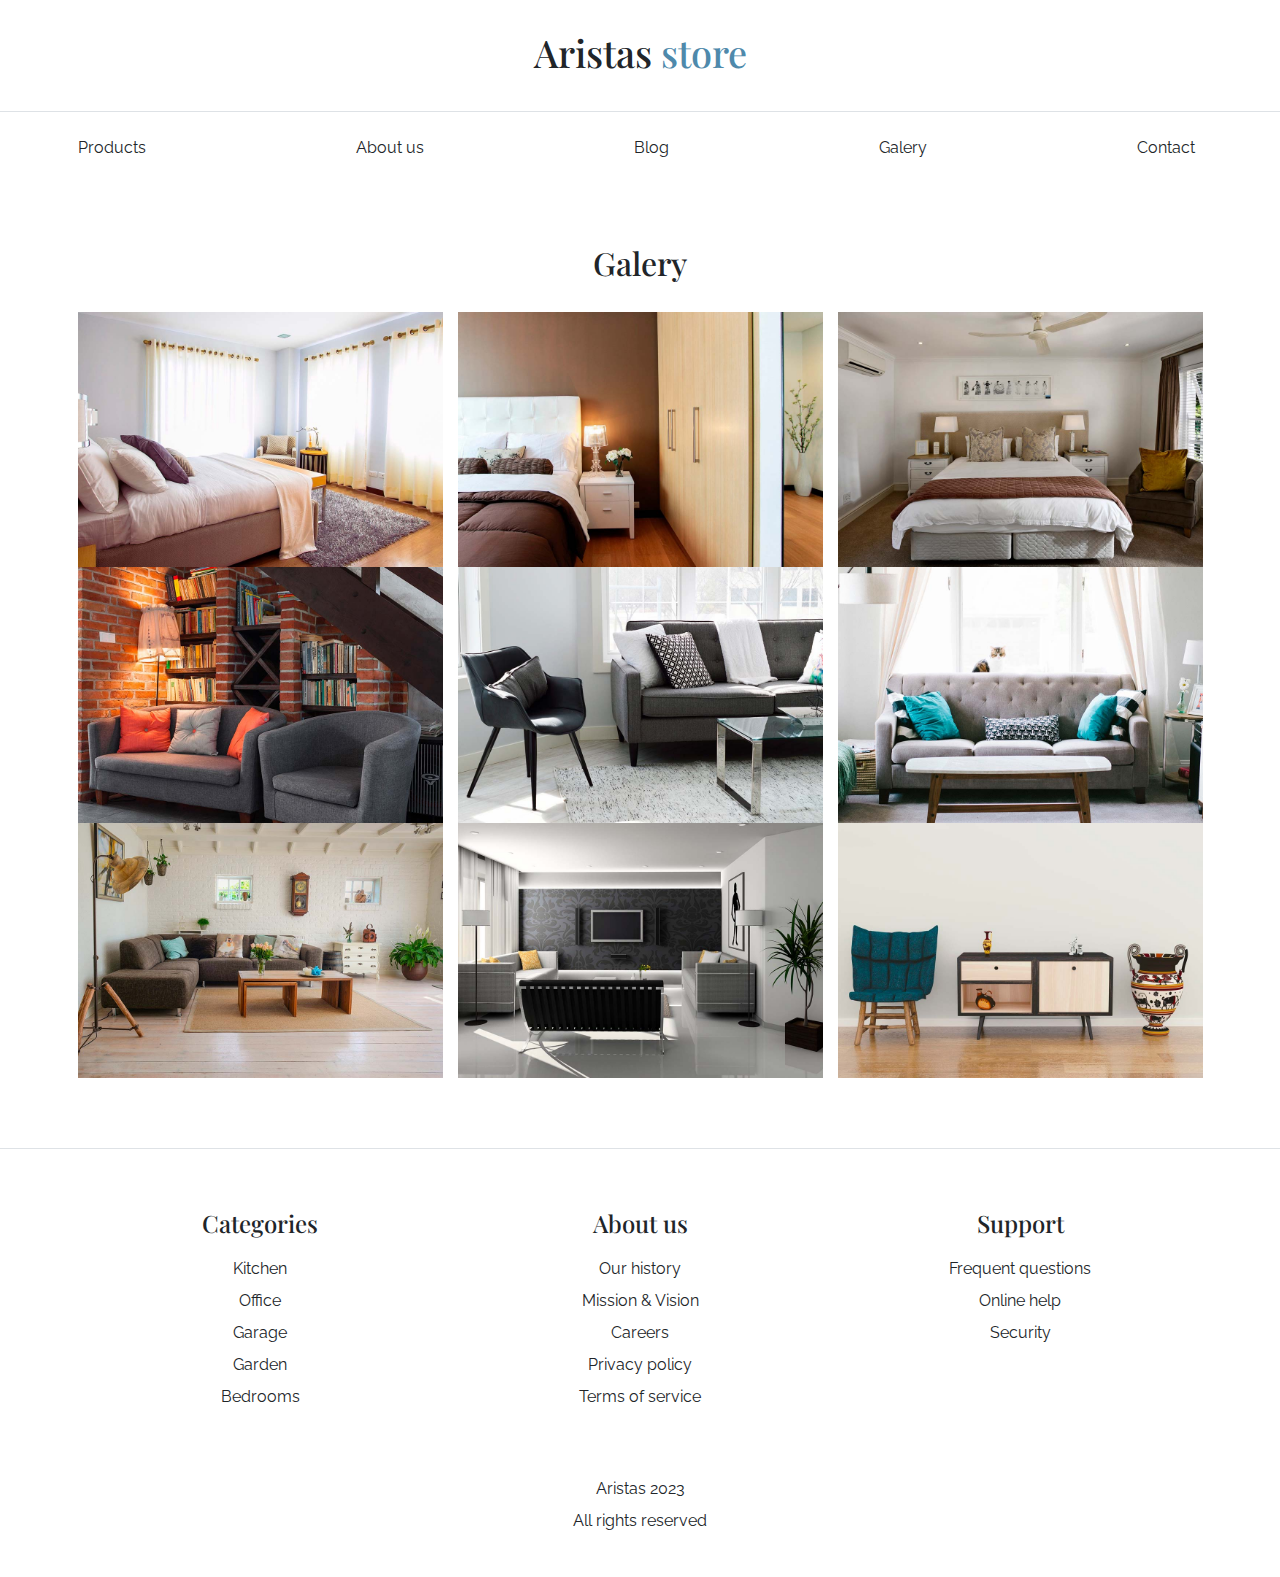
<file: galery.html>
<!DOCTYPE html>
<html lang="en">
  <head>
    <meta charset="UTF-8" />
    <meta http-equiv="X-UA-Compatible" content="IE=edge" />
    <meta name="viewport" content="width=device-width, initial-scale=1.0" />
    <title>Aristas Galery</title>
    <link rel="preconnect" href="https://fonts.googleapis.com" />
    <link rel="preconnect" href="https://fonts.gstatic.com" crossorigin />
    <link
      href="https://fonts.googleapis.com/css2?family=Playfair+Display:wght@700&family=Raleway:wght@400;700;900&display=swap"
      rel="stylesheet"
    />
    <link rel="stylesheet" href="styles/bootstrap.min.css" />
    <link rel="stylesheet" href="styles/app.css" />
  </head>
  <body>
    <header class="py-5">
      <h1 class="text-center">
        Aristas <span class="text-primary">store</span>
      </h1>
    </header>

    <div class="border-top py-4">
      <section class="navbar navbar-expand-lg container navbar-light">
        <a
          href="index.html"
          class="navbar-brand website-name d-lg-none fs-2 fw-bold"
          >ARISTAS STORE</a
        >
        <button
          class="navbar-toggler"
          type="button"
          data-bs-toggle="collapse"
          data-bs-target="#navigation"
        >
          <span class="navbar-toggler-icon"></span>
        </button>

        <div id="navigation" class="collapse navbar-collapse">
          <nav
            class="navbar-nav container d-flex flex-md-row justify-content-md-between text-center"
          >
            <a class="text-dark text-decoration-none" href="index.html"
              >Products</a
            >
            <a class="text-dark text-decoration-none" href="about.html"
              >About us</a
            >
            <a class="text-dark text-decoration-none" href="blog.html">Blog</a>
            <a class="text-dark text-decoration-none" href="galery.html"
              >Galery</a
            >
            <a class="text-dark text-decoration-none" href="contact.html"
              >Contact</a
            >
          </nav>
        </div>
      </section>
    </div>

    <main class="container-xl py-5">
      <h2 class="text-center my-5">Galery</h2>
      <ul class="row list-unstyled galery">
        <li class="col-md-6 col-lg-4">
          <a
            data-bs-toggle="modal"
            data-bs-target="#modal-image"
            data-bs-image="galeria_01"
          >
            <img class="img-fluid" src="img/galeria_01.jpg" alt="image 1" />
          </a>
        </li>
        <li class="col-md-6 col-lg-4">
          <a
            data-bs-toggle="modal"
            data-bs-target="#modal-image"
            data-bs-image="galeria_02"
          >
            <img class="img-fluid" src="img/galeria_02.jpg" alt="image 2" />
          </a>
        </li>
        <li class="col-md-6 col-lg-4">
          <a
            data-bs-toggle="modal"
            data-bs-target="#modal-image"
            data-bs-image="galeria_03"
          >
            <img class="img-fluid" src="img/galeria_03.jpg" alt="image 3" />
          </a>
        </li>
        <li class="col-md-6 col-lg-4">
          <a
            data-bs-toggle="modal"
            data-bs-target="#modal-image"
            data-bs-image="galeria_04"
          >
            <img class="img-fluid" src="img/galeria_04.jpg" alt="image 4" />
          </a>
        </li>
        <li class="col-md-6 col-lg-4">
          <a
            data-bs-toggle="modal"
            data-bs-target="#modal-image"
            data-bs-image="galeria_05"
          >
            <img class="img-fluid" src="img/galeria_05.jpg" alt="image 5" />
          </a>
        </li>
        <li class="col-md-6 col-lg-4">
          <a
            data-bs-toggle="modal"
            data-bs-target="#modal-image"
            data-bs-image="galeria_06"
          >
            <img class="img-fluid" src="img/galeria_06.jpg" alt="image 6" />
          </a>
        </li>
        <li class="col-md-6 col-lg-4">
          <a
            data-bs-toggle="modal"
            data-bs-target="#modal-image"
            data-bs-image="galeria_07"
          >
            <img class="img-fluid" src="img/galeria_07.jpg" alt="image 7" />
          </a>
        </li>
        <li class="col-md-6 col-lg-4">
          <a
            data-bs-toggle="modal"
            data-bs-target="#modal-image"
            data-bs-image="galeria_08"
          >
            <img class="img-fluid" src="img/galeria_08.jpg" alt="image 8" />
          </a>
        </li>
        <li class="col-md-6 col-lg-4">
          <a
            data-bs-toggle="modal"
            data-bs-target="#modal-image"
            data-bs-image="galeria_09"
          >
            <img class="img-fluid" src="img/galeria_09.jpg" alt="image 9" />
          </a>
        </li>
      </ul>
    </main>

    <div class="modal fade" id="modal-image">
      <div class="modal-dialog modal-lg modal-dialog-centered">
        <div class="modal-content">
          <div class="modal-body"></div>
        </div>
      </div>
    </div>

    <footer class="pt-5 mt-5 border-top">
      <div class="container-xl mt-5">
        <div class="row">
          <article class="col-md-4 mb-4 mb-md-0 text-center">
            <h3 class="mb-4">Categories</h3>
            <nav class="d-flex flex-column">
              <a class="text-dark text-decoration-none" href="#">Kitchen</a>
              <a class="text-dark text-decoration-none" href="#">Office</a>
              <a class="text-dark text-decoration-none" href="#">Garage</a>
              <a class="text-dark text-decoration-none" href="#">Garden</a>
              <a class="text-dark text-decoration-none" href="#">Bedrooms</a>
            </nav>
          </article>
          <article class="col-md-4 text-center">
            <h3 class="mb-4">About us</h3>
            <nav class="d-flex flex-column">
              <a class="text-dark text-decoration-none" href="#">Our history</a>
              <a class="text-dark text-decoration-none" href="#"
                >Mission & Vision</a
              >
              <a class="text-dark text-decoration-none" href="#">Careers</a>
              <a class="text-dark text-decoration-none" href="#"
                >Privacy policy</a
              >
              <a class="text-dark text-decoration-none" href="#"
                >Terms of service</a
              >
            </nav>
          </article>
          <article class="col-md-4 text-center">
            <h3 class="mb-4">Support</h3>
            <nav class="d-flex flex-column">
              <a class="text-dark text-decoration-none" href="#"
                >Frequent questions</a
              >
              <a class="text-dark text-decoration-none" href="#">Online help</a>
              <a class="text-dark text-decoration-none" href="#">Security</a>
            </nav>
          </article>

          <p class="text-center mt-5 p-5">
            Aristas 2023 <br />
            All rights reserved
          </p>
        </div>
      </div>
    </footer>
    <script src="javascript/bootstrap.bundle.min.js"></script>
    <script src="javascript/app.js"></script>
  </body>
</html>
</file>
<file: styles/app.css>
:root {
  /* --bs-blue: #037bc0;*/
  --bs-blue: #4e89ab;
  --bs-green: #b3da3fd1;
}

html {
  font-size: 62.5%;
}

body {
  font-family: "Raleway", sans-serif;
  font-size: 1.6rem;
  line-height: 2;
}

h1,
h2,
h3 {
  font-family: "Playfair Display", serif;
}

h1 {
  font-size: 3.8rem;
}
@media (min-widht: 768px) {
  h1 {
    font-size: 5rem;
  }
}

h2 {
  font-size: 3.2rem;
}
@media (min-widht: 768px) {
  h2 {
    font-size: 4rem;
  }
}

h3 {
  font-size: 2.4rem;
}
@media (min-widht: 768px) {
  h3 {
    font-size: 3rem;
  }
}

/* Text colors */

.text-primary,
.website-name {
  color: var(--bs-blue) !important;
}

.btn-success {
  background-color: var(--bs-green) !important;
}

.bg-primary {
  background-color: var(--bs-blue) !important;
}

.hero {
  background-image: url(../img/principal.jpg);
  height: 28rem;
  background-size: cover;
  background-position: center center;
}

@media (min-widht: 768px) {
  .hero {
    height: 550px;
  }
}

/*Products card*/
@media (min-widht: 768px) {
  .products img {
    height: auto;
    width: 100%;
    object-fit: cover;
  }
}

/*category section*/
.category img {
  transition-property: transform;
  transition-duration: 300ms;
}

.category img:hover {
  transform: scale(1.2);
}
</file>
